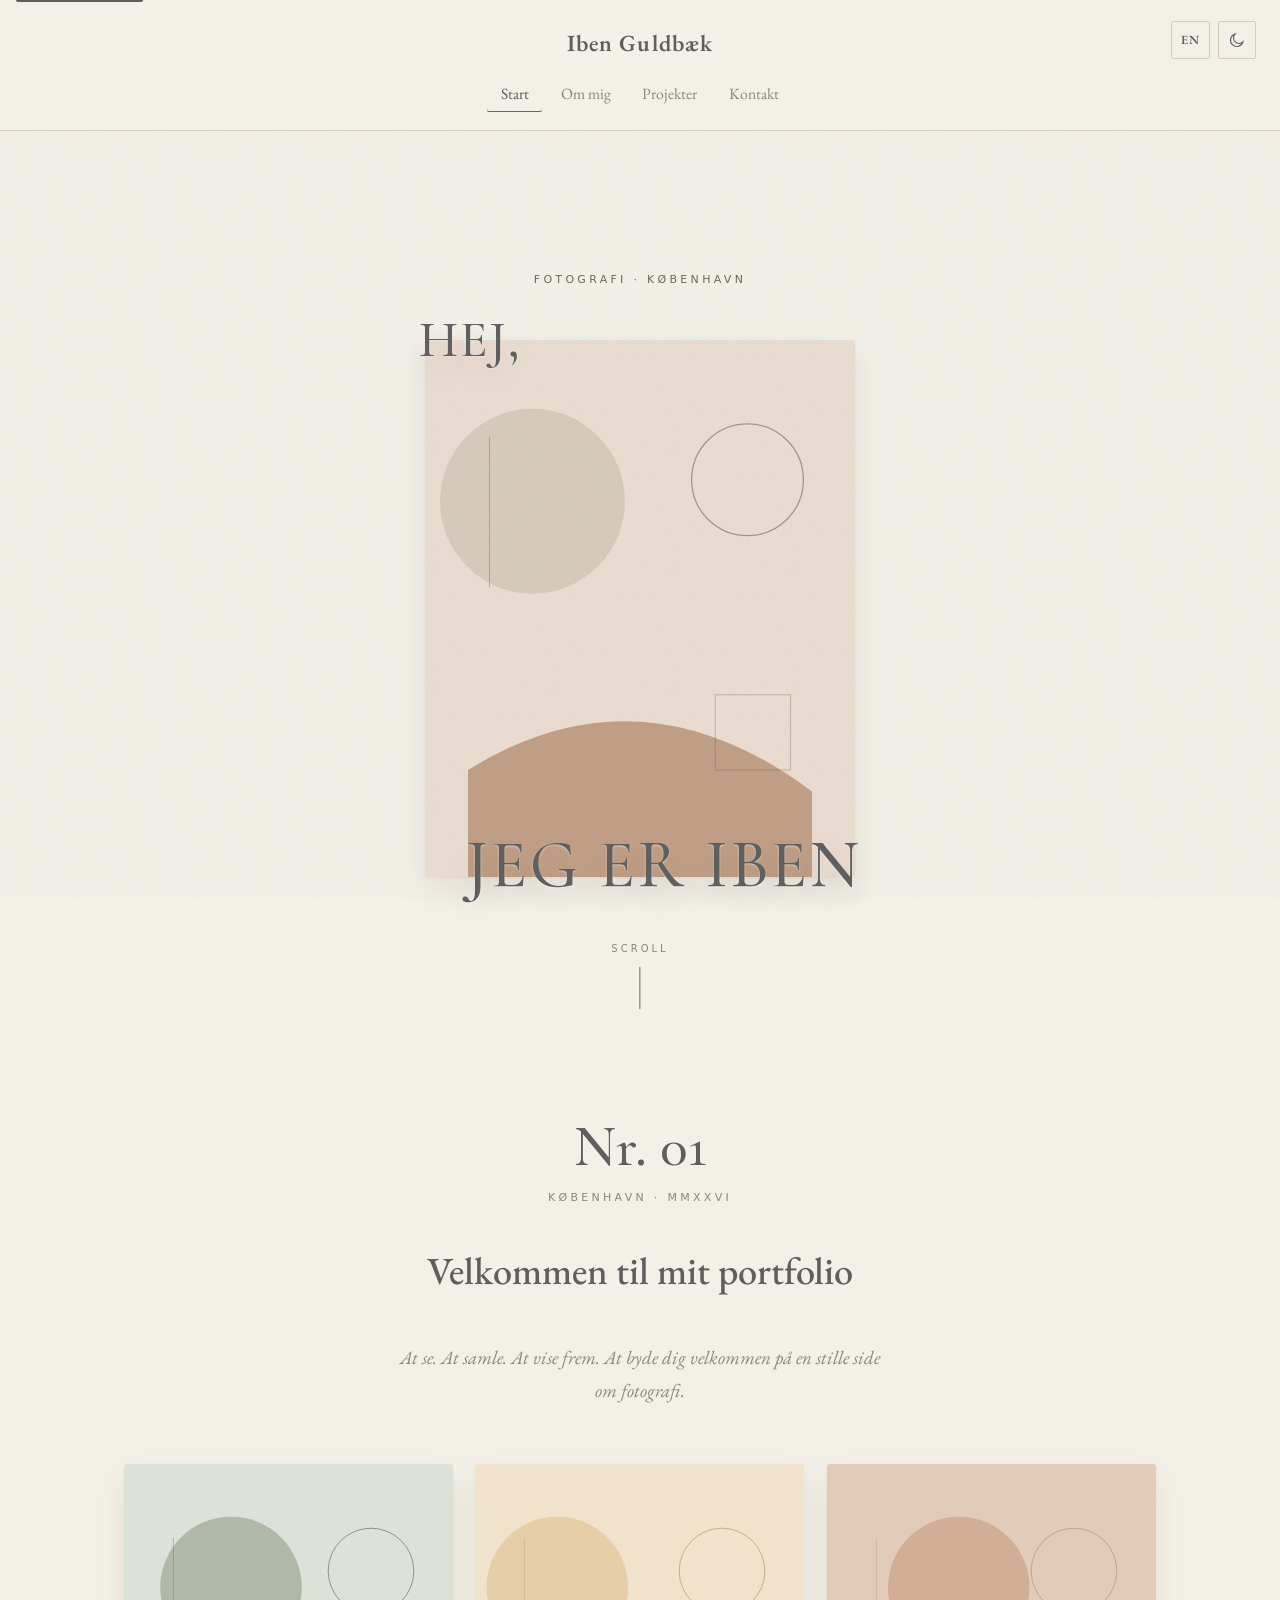
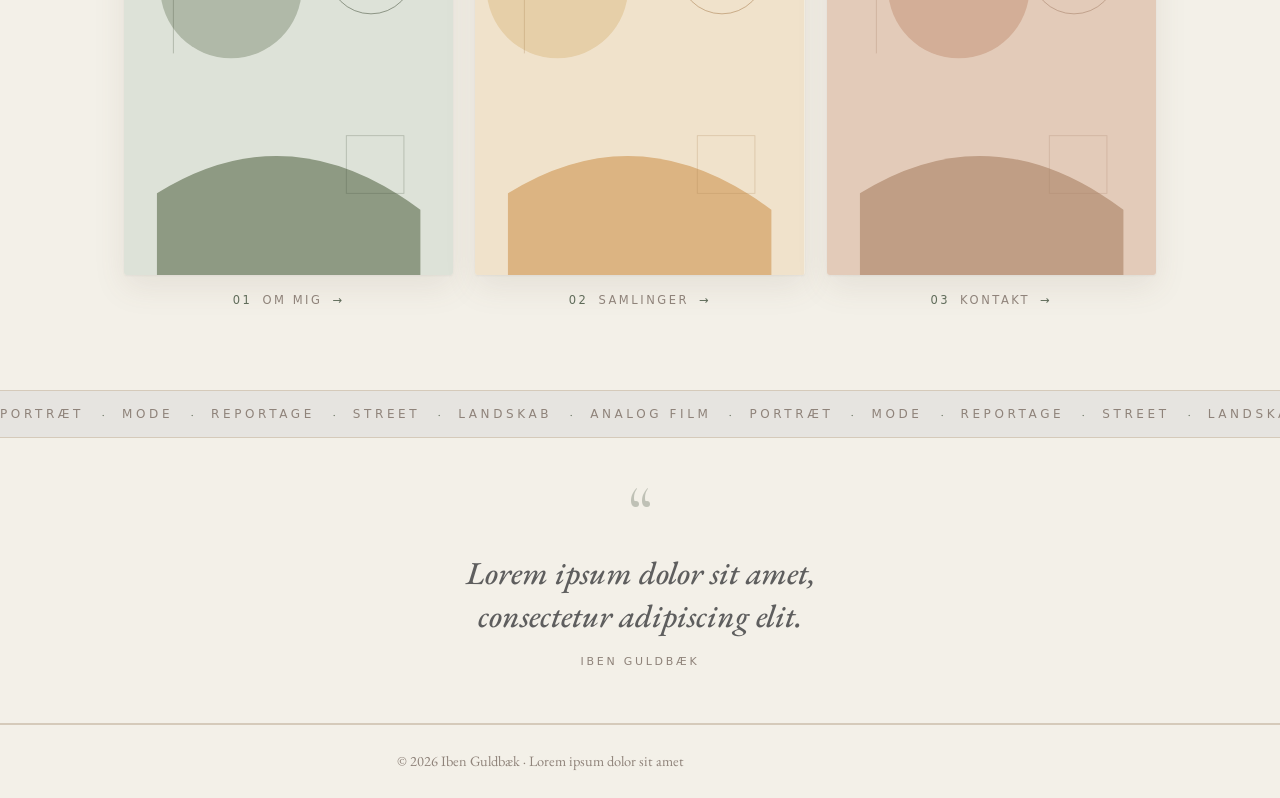
<file: index.html>
<!doctype html>
<html lang="da">
<head>
  <meta charset="utf-8">
  <meta name="viewport" content="width=device-width, initial-scale=1">
  <title>Iben Guldbæk · Fotografi</title>
  <meta name="description" content="Iben Guldbæk · fotografi · København">
  <link rel="icon" href="favicon.svg" type="image/svg+xml">
  <link rel="stylesheet" href="assets/css/style.css">
  <script>
    /* Pre-init: apply stored theme and language before first paint. */
    (function () {
      try {
        var t = localStorage.getItem("ibg-theme");
        if (t !== "light" && t !== "dark") { t = "auto"; }
        var dark = t === "dark" ||
          (t === "auto" && window.matchMedia("(prefers-color-scheme: dark)").matches);
        document.documentElement.setAttribute("data-theme", t);
        document.documentElement.setAttribute("data-dark", dark ? "true" : "false");
        var l = localStorage.getItem("ibg-lang");
        document.documentElement.lang = (l === "en") ? "en" : "da";
      } catch (e) {}
    })();
  </script>
</head>
<body>
  <a class="skip-link" href="#main" data-i18n="skip">Gå til indhold</a>
  <div id="announcer" class="sr-only" role="status" aria-live="polite"></div>

  <header class="site-header">
    <div class="wrap header-inner">
      <button id="menu-toggle" class="menu-btn" type="button" aria-expanded="false" aria-controls="site-nav-wrap">
        <span class="menu-icon" aria-hidden="true"></span>
        <span data-i18n="menu">Menu</span>
      </button>

      <div class="controls">
        <button id="lang-toggle" class="control-btn" type="button" aria-label="Skift sprog" data-i18n-aria="lang_aria">EN</button>
        <button id="theme-toggle" class="control-btn" type="button" aria-label="Skift mellem lyst og mørkt tema" data-i18n-aria="theme_aria">
          <span class="icon icon-moon" aria-hidden="true">
            <svg viewBox="0 0 24 24" width="18" height="18" fill="none" stroke="currentColor" stroke-width="1.5" stroke-linecap="round" aria-hidden="true"><path d="M20 14.5A8.5 8.5 0 1 1 9.5 4a7 7 0 0 0 10.5 10.5Z"/></svg>
          </span>
          <span class="icon icon-sun" aria-hidden="true" hidden>
            <svg viewBox="0 0 24 24" width="18" height="18" fill="none" stroke="currentColor" stroke-width="1.5" stroke-linecap="round" aria-hidden="true"><circle cx="12" cy="12" r="4.5"/><path d="M12 2.5v2.5M12 19v2.5M2.5 12H5M19 12h2.5M5 5l1.8 1.8M17.2 17.2 19 19M19 5l-1.8 1.8M6.8 17.2 5 19"/></svg>
          </span>
        </button>
      </div>

      <a class="brand" href="#/" data-route="/" aria-label="Iben Guldbæk · Fotografi — forside" data-i18n-aria="brand_sr">Iben Guldbæk</a>

      <div class="site-nav-wrap" id="site-nav-wrap">
        <nav class="site-nav" id="site-nav" aria-label="Hovednavigation" data-i18n-aria="nav_label">
          <a href="#/" data-route="/" data-i18n="nav_home">Start</a>
          <a href="#/about" data-route="/about" data-i18n="nav_about">Om mig</a>
          <a href="#/projects" data-route="/projects" data-i18n="nav_projects">Projekter</a>
          <a href="#/contact" data-route="/contact" data-i18n="nav_contact">Kontakt</a>
        </nav>
      </div>
    </div>
    <div class="header-progress" id="header-progress" aria-hidden="true"></div>
  </header>

  <main id="main">
    <section id="view-home" class="view view-home" aria-labelledby="hero-title">
      <div class="pin-wrap" id="pin-wrap">
        <div class="startpage" aria-label="Startside">
          <div class="start-inner" id="start-inner">
            <p class="start-kicker" data-i18n="kicker">Fotografi · København</p>
            <div class="start-flow">
              <p class="greet greet-a" data-i18n="greet_a">Hej,</p>
              <div class="start-art" id="start-art"></div>
              <h1 class="greet greet-b" id="hero-title" data-i18n="greet_b">jeg er Iben</h1>
            </div>
            <div class="scroll-cue" aria-hidden="true"><span data-i18n="scroll">Scroll</span><span class="line"></span></div>
          </div>
        </div>
      </div>
      <div class="after">
        <section class="welcome" aria-label="Velkomst">
          <div class="wrap">
            <p class="welcome-no" data-i18n="welcome_no">Nr. 01</p>
            <p class="welcome-meta" data-i18n="welcome_meta">København · MMXXVI</p>
            <h2 class="welcome-title" data-i18n="welcome_title">Velkommen til mit portfolio</h2>
            <p class="welcome-text" data-i18n="welcome_text">At se. At samle. At vise frem. At byde dig velkommen på en stille side om fotografi.</p>
            <div class="welcome-grid reveal" id="welcome-grid"></div>
          </div>
        </section>
        <div class="marquee" aria-hidden="true"><div class="marquee-track" id="marquee-track"></div></div>
        <div class="quote-band">
          <div class="wrap">
            <span class="qmark" aria-hidden="true">&ldquo;</span>
            <blockquote data-i18n="quote">Lorem ipsum dolor sit amet, consectetur adipiscing elit.</blockquote>
            <cite data-i18n="quote_cite">Iben Guldbæk</cite>
          </div>
        </div>
      </div>
    </section>

    <section id="view-about" class="view" hidden>
      <div class="wrap narrow">
        <p class="kicker" data-i18n="about_kicker">Om mig</p>
        <h1 data-i18n="about_title">Om Iben Guldbæk</h1>
        <p class="lead" data-i18n="about_lead">Lorem ipsum dolor sit amet.</p>
        <div class="about-grid">
          <div id="about-portrait"></div>
          <div class="about-copy">
            <p data-i18n="about_p1">Lorem ipsum dolor sit amet.</p>
            <p data-i18n="about_p2">Lorem ipsum dolor sit amet.</p>
            <p data-i18n="about_p3">Lorem ipsum dolor sit amet.</p>
          </div>
        </div>
      </div>
    </section>

    <section id="view-projects" class="view" hidden>
      <div class="wrap">
        <p class="kicker" data-i18n="projects_kicker">Projekter</p>
        <h1 data-i18n="projects_title">Samlinger</h1>
        <p class="lead" data-i18n="projects_lead">Lorem ipsum dolor sit amet.</p>
        <div id="projects-grid" class="projects-grid"></div>
      </div>
    </section>

    <section id="view-collection" class="view" hidden>
      <div class="wrap" id="collection-body"></div>
    </section>

    <section id="view-contact" class="view" hidden>
      <div class="wrap narrow">
        <p class="kicker" data-i18n="contact_kicker">Kontakt</p>
        <h1 data-i18n="contact_title">Kontakt</h1>
        <p class="lead" data-i18n="contact_lead">Lorem ipsum dolor sit amet.</p>
        <dl class="contact-list">
          <div>
            <dt data-i18n="contact_name">Navn</dt>
            <dd>Iben Guldbæk</dd>
          </div>
          <div>
            <dt data-i18n="contact_email">E-mail</dt>
            <dd><a href="mailto:iben.p.g@gmail.com">iben.p.g@gmail.com</a></dd>
          </div>
          <div>
            <dt data-i18n="contact_area">Område</dt>
            <dd data-i18n="contact_area_value">København og omegn</dd>
          </div>
          <div>
            <dt>LinkedIn</dt>
            <dd><a href="https://www.linkedin.com/in/ibenmbpguld" target="_blank" rel="noopener noreferrer" aria-label="Iben Guldbæk på LinkedIn — åbner i et nyt vindue" data-i18n-aria="linkedin_sr">LinkedIn</a></dd>
          </div>
        </dl>
      </div>
    </section>
  </main>

  <footer class="site-footer">
    <p class="wrap footer-inner">&copy; 2026 Iben Guldbæk · <span data-i18n="footer_note">Lorem ipsum dolor sit amet</span></p>
  </footer>

  <dialog id="lightbox" class="lightbox" aria-labelledby="lightbox-caption">
    <figure class="lightbox-figure">
      <div id="lightbox-art"></div>
      <figcaption>
        <p id="lightbox-caption"></p>
        <button id="lightbox-close" class="btn btn-ghost" type="button" data-i18n="lightbox_close">Luk</button>
      </figcaption>
    </figure>
  </dialog>

  <script src="assets/js/data.js" defer></script>
  <script src="assets/js/app.js" defer></script>
</body>
</html>
</file>
<file: assets/css/style.css>
/* Portfolio style · Iben Guldbæk
   Editorial Japandi: EB Garamond serif throughout (embedded, self-hosted),
   palette expanded to 30 colours from the user's "Japandi Colors" reference
   (12 originals + 18 derived family members), sticky simplified header that
   condenses on scroll, straight edges with thin borders, light theme plus a
   custom warm dark theme, responsive layout. */

/* ---------- embedded serif font (no external requests) ---------- */

@font-face {
  font-family: "EB Garamond";
  font-style: normal;
  font-weight: 400 800;
  font-display: swap;
  src: url("[data-uri]") format("woff2");
}

@font-face {
  font-family: "Cormorant";
  font-style: normal;
  font-weight: 300 700;
  font-display: swap;
  src: url("[data-uri]") format("woff2");
}

@font-face {
  font-family: "EB Garamond";
  font-style: italic;
  font-weight: 400 800;
  font-display: swap;
  src: url("[data-uri]") format("woff2");
}

/* ---------- design tokens: expanded 30-colour Japandi palette ---------- */
/* Originals: #F3F0E8 #E6E4E0 #B9B99D #E0CFC3 #D5CABA #DCB482 #C09E85
   #8F837A #858480 #B0B9A8 #606C5A #5E5E5E — the other 18 are tints,
   shades and bridging tones derived from them. */

:root {
  /* creams & ivories */
  --ivory: #f7f5f0;
  --bg: #f3f0e8;
  --parchment: #edeae1;
  --bg-soft: #e6e4e0;
  /* warm beiges */
  --blush: #eadcd0;
  --rose-beige: #e0cfc3;
  --taupe: #d5caba;
  --taupe-deep: #c6b6a6;
  /* sands & ochres */
  --sand-light: #f0e2cb;
  --sand-pale: #e6cfa8;
  --sand: #dcb482;
  --ochre: #c89b66;
  --ochre-deep: #a87e4f;
  /* clays & browns */
  --clay-tint: #e3cbb9;
  --clay-light: #d3ae97;
  --clay: #c09e85;
  --terracotta: #a57f67;
  --coffee: #6f5847;
  /* stones & greys */
  --stone: #a9a6a0;
  --grey: #858480;
  --ink-soft: #8f837a;
  --ink: #5e5e5e;
  --charcoal: #3f3e3a;
  /* greens */
  --sage-pale: #dde2d8;
  --sage: #b0b9a8;
  --sage-gray: #b9b99d;
  --sagegray-pale: #e4e5da;
  --sage-mid: #8e9a83;
  --green: #606c5a;
  --pine: #48533f;
  --evergreen: #333b2e;
  /* structural */
  --card: #eceae2;
  --line: var(--taupe);
  --frame: var(--ink-soft);
  --accent: var(--green);
  --radius: 2px;
  --wrap: 1080px;
  --font: "EB Garamond", Georgia, "Times New Roman", serif;
  --display: "Cormorant", Georgia, "Times New Roman", serif;
  --sans: system-ui, -apple-system, "Segoe UI", sans-serif;
  --shadow-1: 0 1px 2px rgba(63, 62, 58, 0.05), 0 12px 32px rgba(111, 88, 71, 0.10);
  color-scheme: light;
}

html[data-dark="true"] {
  --bg: #26251f;          /* custom warm charcoal derived from the palette */
  --bg-soft: #302f28;
  --card: #2c2b25;
  --ink: #f3f0e8;
  --ink-soft: #b9b99d;
  --line: #45443c;
  --frame: #8f837a;
  --accent: #b0b9a8;
  --shadow-1: 0 1px 2px rgba(0, 0, 0, 0.20), 0 12px 32px rgba(0, 0, 0, 0.30);
  color-scheme: dark;
}

/* ---------- base ---------- */

*, *::before, *::after { box-sizing: border-box; }

html { scroll-behavior: smooth; }

body {
  margin: 0;
  font-family: var(--font);
  font-size: 1.12rem;
  line-height: 1.7;
  color: var(--ink);
  background: var(--bg);
  overflow-x: clip;
  -webkit-font-smoothing: antialiased;
}

/* Subtle paper grain over everything (non-interactive). */
body::before {
  content: "";
  position: fixed;
  inset: 0;
  z-index: 3;
  pointer-events: none;
  opacity: 0.04;
  background-image: url("data:image/svg+xml,%3Csvg xmlns='http://www.w3.org/2000/svg' width='120' height='120'%3E%3Cfilter id='n'%3E%3CfeTurbulence type='fractalNoise' baseFrequency='0.9' numOctaves='2'/%3E%3C/filter%3E%3Crect width='120' height='120' filter='url(%23n)'/%3E%3C/svg%3E");
}

[hidden] { display: none !important; }

img, svg { display: block; max-width: 100%; }

a { color: inherit; }

.wrap {
  max-width: var(--wrap);
  margin-inline: auto;
  padding-inline: 1.5rem;
}

.wrap.narrow { max-width: 720px; }

h1 {
  font-family: var(--display);
  font-weight: 500;
  letter-spacing: 0.005em;
  line-height: 1.12;
  margin: 0.4rem 0 1.1rem;
  font-size: clamp(2.1rem, 4vw, 2.9rem);
}

.lead {
  color: var(--ink-soft);
  max-width: 56ch;
  margin-top: 0;
  font-size: 1.15rem;
}

.kicker {
  text-transform: uppercase;
  letter-spacing: 0.3em;
  font-size: 0.72rem;
  color: var(--ink-soft);
  margin: 0;
  font-weight: 500;
}

.sr-only {
  position: absolute;
  width: 1px;
  height: 1px;
  padding: 0;
  margin: -1px;
  overflow: hidden;
  clip: rect(0 0 0 0);
  white-space: nowrap;
  border: 0;
}

.skip-link {
  position: absolute;
  left: 1rem;
  top: -3rem;
  z-index: 100;
  padding: 0.6rem 1rem;
  background: var(--ink);
  color: var(--bg);
  border-radius: var(--radius);
  text-decoration: none;
  transition: top 0.2s ease;
}

.skip-link:focus { top: 0; }

:focus-visible {
  outline: 2px solid var(--green);
  outline-offset: 2px;
}

html[data-dark="true"] :focus-visible { outline-color: var(--sage); }

.view { padding-block: 3rem 4.5rem; min-height: 55vh; }
.view:focus { outline: none; }

/* ---------- header and navigation: sticky, condenses on scroll ---------- */

.site-header {
  position: sticky;
  top: 0;
  z-index: 20;
  background: var(--bg);
  border-bottom: 1px solid var(--line);
  padding-block: 1.5rem 1.1rem;
  transition: padding 0.25s ease;
}

.site-header.scrolled { padding-block: 0.7rem 0.55rem; }

.header-inner { text-align: center; }

.brand {
  display: inline-block;
  text-decoration: none;
  font-size: 1.45rem;
  font-weight: 600;
  letter-spacing: 0.05em;
  color: var(--ink);
  transition: font-size 0.25s ease;
}

.site-header.scrolled .brand { font-size: 1.12rem; }

.site-nav-wrap { position: relative; }

.site-nav {
  display: flex;
  justify-content: center;
  gap: 0.3rem;
  margin-top: 0.8rem;
  transition: margin 0.25s ease;
}

.site-header.scrolled .site-nav { margin-top: 0.35rem; }

.site-nav a {
  text-decoration: none;
  color: var(--ink-soft);
  padding: 0.3rem 0.85rem;
  font-size: 0.98rem;
  border-radius: var(--radius);
  transition: color 0.2s ease;
}

.site-header.scrolled .site-nav a { font-size: 0.92rem; padding-block: 0.2rem; }

.site-nav a:hover { color: var(--ink); }

.site-nav a[aria-current="page"] {
  color: var(--ink);
  box-shadow: inset 0 -1px 0 var(--accent);
}

.controls {
  position: absolute;
  top: 1.3rem;
  right: 1.5rem;
  display: flex;
  gap: 0.5rem;
  transition: top 0.25s ease;
}

.site-header.scrolled .controls { top: 0.55rem; }

.control-btn {
  display: inline-flex;
  align-items: center;
  justify-content: center;
  min-width: 2.4rem;
  height: 2.4rem;
  padding: 0 0.55rem;
  border-radius: var(--radius);
  border: 1px solid var(--line);
  background: transparent;
  color: var(--ink);
  font: inherit;
  font-size: 0.78rem;
  font-weight: 600;
  letter-spacing: 0.08em;
  cursor: pointer;
  transition: border-color 0.2s ease, transform 0.2s ease;
}

.site-header.scrolled .control-btn { height: 2rem; min-width: 2rem; }

.header-progress {
  position: absolute;
  left: 0;
  bottom: -1px;
  height: 2px;
  width: 0;
  background: var(--accent);
}

.control-btn:hover { border-color: var(--frame); }
.control-btn:active { transform: scale(0.96); }

.menu-btn {
  display: none;
  align-items: center;
  gap: 0.5rem;
  border: 1px solid var(--line);
  background: transparent;
  color: var(--ink);
  font: inherit;
  font-size: 0.95rem;
  padding: 0.45rem 0.9rem;
  border-radius: var(--radius);
  cursor: pointer;
}

.menu-icon, .menu-icon::before, .menu-icon::after {
  width: 15px; height: 1.5px; background: currentColor; border-radius: 1px;
  content: ""; display: block;
}

.menu-icon { position: relative; }
.menu-icon::before { position: absolute; top: -5px; }
.menu-icon::after { position: absolute; top: 5px; }

/* ---------- startpage: pinned, greeting straddles the image corners ---------- */

.view-home { padding-block: 0; min-height: 0; }

.pin-wrap { height: 150vh; }

.startpage { position: sticky; top: 0; height: 100vh; z-index: 0; }

.start-inner {
  height: 100vh; display: flex; flex-direction: column;
  align-items: center; justify-content: center; text-align: center;
  padding: 70px 24px 64px; position: relative;
  will-change: opacity, transform;
}

.start-kicker {
  font-family: var(--sans);
  font-size: 11px;
  letter-spacing: 0.3em;
  text-transform: uppercase;
  color: var(--accent);
  margin: 0 0 clamp(18px, 3vh, 32px);
}

.start-flow { width: min(430px, 78vw); margin-inline: auto; }

.greet {
  position: relative; z-index: 2; font-family: var(--display); font-weight: 500;
  letter-spacing: 0.04em; text-transform: uppercase; line-height: 0.95;
  color: var(--ink); white-space: nowrap; pointer-events: none; margin: 0;
  text-shadow: 0 1px 2px rgba(247, 245, 240, 0.55), 0 14px 34px rgba(63, 62, 58, 0.12);
}

.greet-a {
  text-align: left;
  font-size: clamp(1.7rem, 4.6vw, 3.2rem);
  margin-bottom: -0.5em;
  margin-left: -0.12em;
}

.greet-b {
  text-align: right;
  font-size: clamp(1.9rem, 6.5vw, 4.2rem);
  margin-top: -0.65em;
  margin-right: -0.1em;
}

html[data-dark="true"] .greet {
  text-shadow: 0 1px 2px rgba(35, 34, 29, 0.55), 0 14px 34px rgba(0, 0, 0, 0.35);
}

.start-art {
  width: 100%;
  border-radius: 3px;
  overflow: hidden;
  box-shadow: var(--shadow-1);
}

.start-art svg {
  display: block;
  width: 100%;
  height: auto;
  animation: drift 18s ease-in-out infinite alternate;
  transform-origin: center;
}

.scroll-cue {
  position: absolute; bottom: 22px; left: 50%; transform: translateX(-50%);
  font-family: var(--sans); font-size: 10px; letter-spacing: 0.3em; text-transform: uppercase;
  color: var(--ink-soft); display: flex; flex-direction: column; align-items: center; gap: 10px;
}

.scroll-cue .line {
  width: 1px; height: 42px; background: var(--accent);
  animation: cue 2.2s ease-in-out infinite; transform-origin: top;
}

@keyframes cue { 0% { transform: scaleY(0); } 55% { transform: scaleY(1); } 100% { transform: scaleY(1); opacity: 0; } }
@keyframes drift { to { transform: scale(1.05); } }

/* content that slides up over the pinned startpage */

.after { position: relative; z-index: 2; background: var(--bg); margin-top: -50vh; }

/* ---------- welcome section: greeting about the site, photos as links ---------- */

.welcome { padding-block: 88px 76px; text-align: center; }

.welcome-no {
  font-family: var(--display); font-size: clamp(2.4rem, 5vw, 3.6rem);
  font-weight: 500; line-height: 1; margin: 0 0 12px;
}

.welcome-meta {
  font-family: var(--sans); font-size: 11px; letter-spacing: 0.3em;
  text-transform: uppercase; color: var(--ink-soft); margin: 0 0 40px;
}

.welcome-title {
  font-size: clamp(1.7rem, 3.4vw, 2.4rem); font-weight: 500;
  line-height: 1.2; margin: 0 0 48px;
}

.welcome-text {
  font-style: italic; font-size: 1.18rem; line-height: 1.75;
  color: var(--ink-soft); max-width: 56ch; margin: 0 auto 56px;
}

.welcome-grid { display: grid; grid-template-columns: repeat(3, 1fr); gap: 22px; margin: 0; }

.plink { text-decoration: none; color: inherit; display: block; transition: transform 0.3s ease; }
.plink:hover, .plink:focus-visible { transform: translateY(-6px); }
.plink:focus-visible { outline: 2px solid var(--accent); outline-offset: 4px; }

.plink-art { display: block; aspect-ratio: 4 / 5; border-radius: 3px; overflow: hidden; box-shadow: var(--shadow-1); }
.plink-art svg { display: block; width: 100%; height: 100%; transition: transform 0.5s ease; }
.plink:hover .plink-art svg { transform: scale(1.045); }

.plink-label {
  display: inline-flex; align-items: center; gap: 10px; margin-top: 16px;
  font-family: var(--sans); font-size: 11.5px; letter-spacing: 0.22em;
  text-transform: uppercase; color: var(--ink-soft);
}
.plink-num { color: var(--accent); }
.plink-arrow { color: var(--accent); transition: transform 0.3s ease; }
.plink:hover .plink-arrow { transform: translateX(4px); }

.marquee { border-block: 1px solid var(--line); overflow: hidden; background: var(--bg-soft); }

.marquee-track {
  display: inline-flex;
  white-space: nowrap;
  animation: marq 38s linear infinite;
  will-change: transform;
}

@keyframes marq { to { transform: translateX(-50%); } }

.mq-item {
  font-family: var(--sans); font-size: 12px; letter-spacing: 0.3em;
  text-transform: uppercase; color: var(--ink-soft); padding: 13px 0;
}

.mq-sep { padding: 13px 18px; color: var(--accent); font-size: 12px; }

.quote-band { border-bottom: 1px solid var(--line); padding-block: 52px; text-align: center; }

.quote-band .qmark {
  font-family: var(--display); font-size: 4.6rem; line-height: 0.6;
  color: var(--accent); opacity: 0.35; display: block; margin-bottom: 18px;
}

.quote-band blockquote {
  font-size: clamp(1.4rem, 3vw, 2rem); font-style: italic; font-weight: 500;
  max-width: 30ch; margin: 0 auto; line-height: 1.35;
}

.quote-band cite {
  display: block; margin-top: 14px; font-style: normal; font-family: var(--sans);
  font-size: 11px; letter-spacing: 0.25em; text-transform: uppercase; color: var(--ink-soft);
}

.btn {
  display: inline-block;
  padding: 0.7rem 1.7rem;
  border-radius: var(--radius);
  border: 1px solid transparent;
  text-decoration: none;
  font: inherit;
  font-size: 1rem;
  cursor: pointer;
  transition: transform 0.2s ease, background 0.2s ease, border-color 0.2s ease;
}

.btn:hover { transform: translateY(-2px); }
.btn:active { transform: translateY(0); }

.btn-primary { background: var(--green); color: #f3f0e8; }
.btn-primary:hover { background: #525d4e; }

.btn-ghost { border-color: var(--frame); color: var(--ink); background: transparent; }
.btn-ghost:hover { border-color: var(--ink-soft); }

/* ---------- about ---------- */

.about-grid {
  display: grid;
  grid-template-columns: 300px 1fr;
  gap: 3rem;
  align-items: start;
  margin-top: 2.2rem;
}

.about-portrait { margin: 0; }

.portrait-frame {
  aspect-ratio: 4 / 5;
  border: 1px solid var(--frame);
  outline: 1px solid var(--line);
  outline-offset: 10px;
  overflow: hidden;
  background: var(--sage-pale);
}

.portrait-frame .ph { width: 100%; height: 100%; }

.about-copy p { max-width: 56ch; }
.about-copy p + p { margin-top: 1.1rem; }

.icon { display: inline-flex; }

/* ---------- projects ---------- */

.projects-grid {
  display: grid;
  grid-template-columns: repeat(auto-fill, minmax(250px, 1fr));
  gap: 2.2rem;
  margin-top: 2.6rem;
}

.project-card {
  border-radius: var(--radius);
  transition: transform 0.25s ease;
}

.project-card:hover { transform: translateY(-4px); }

.project-link {
  display: block;
  width: 100%;
  padding: 0;
  border: 0;
  background: none;
  font: inherit;
  color: inherit;
  text-align: left;
  cursor: pointer;
}

.card-art {
  aspect-ratio: 4 / 3;
  overflow: hidden;
  border: 1px solid var(--frame);
  transition: border-color 0.25s ease;
}

.project-card:hover .card-art { border-color: var(--accent); }

.card-art .ph { width: 100%; height: 100%; }

.card-body { display: block; padding: 1rem 0.2rem 0; }

.card-num {
  display: block;
  font-size: 0.72rem;
  letter-spacing: 0.3em;
  text-transform: uppercase;
  color: var(--accent);
  margin-bottom: 0.35rem;
}

.card-title { display: block; font-size: 1.35rem; font-weight: 600; }
.card-count { display: block; color: var(--ink-soft); font-size: 0.98rem; margin-top: 0.2rem; }

/* ---------- collection ---------- */

.back-link {
  display: inline-block;
  text-decoration: none;
  color: var(--ink-soft);
  font-size: 0.98rem;
  margin-bottom: 1.2rem;
}

.back-link:hover { color: var(--ink); }
.back-link::before { content: "‹ "; }

.collection-grid {
  display: grid;
  grid-template-columns: repeat(auto-fill, minmax(210px, 1fr));
  gap: 1rem;
  margin-top: 2.4rem;
}

.slot {
  aspect-ratio: 4 / 3;
  padding: 0;
  border: 1px solid var(--frame);
  border-radius: var(--radius);
  overflow: hidden;
  cursor: pointer;
  transition: transform 0.2s ease, border-color 0.2s ease;
}

.slot:hover { transform: translateY(-3px); border-color: var(--accent); }
.slot .ph { width: 100%; height: 100%; }

@media (min-width: 640px) {
  .collection-grid { grid-auto-flow: dense; }
  .slot:nth-child(7n+1) { grid-column: span 2; }
}

/* ---------- contact ---------- */

.contact-list { margin: 2.2rem 0 0; }

.contact-list > div {
  display: grid;
  grid-template-columns: 150px 1fr;
  gap: 1rem;
  padding-block: 1rem;
  border-bottom: 1px solid var(--line);
}

.contact-list > div:first-child { border-top: 1px solid var(--line); }

.contact-list dt {
  text-transform: uppercase;
  letter-spacing: 0.22em;
  font-size: 0.72rem;
  color: var(--ink-soft);
  padding-top: 0.35rem;
}

.contact-list dd { margin: 0; font-size: 1.1rem; }

.contact-list a { color: var(--accent); text-decoration-thickness: 1px; }
.contact-list a:hover { color: var(--ink); }

/* ---------- footer ---------- */

.site-footer {
  border-top: 1px solid var(--line);
  padding-block: 1.5rem;
  text-align: center;
  color: var(--ink-soft);
  font-size: 0.9rem;
}

.footer-inner { margin: 0; }

/* ---------- lightbox ---------- */

.lightbox {
  border: 1px solid var(--line);
  border-radius: var(--radius);
  padding: 1rem;
  max-width: min(760px, 92vw);
  background: var(--bg);
  color: var(--ink);
}

.lightbox::backdrop {
  background: rgba(38, 37, 31, 0.72);
  backdrop-filter: blur(2px);
}

.lightbox-figure { margin: 0; }

#lightbox-art { border: 1px solid var(--frame); border-radius: var(--radius); overflow: hidden; }

.lightbox figcaption {
  display: flex;
  align-items: center;
  justify-content: space-between;
  gap: 1rem;
  margin-top: 0.9rem;
}

#lightbox-caption { margin: 0; font-size: 0.98rem; color: var(--ink-soft); font-style: italic; }

/* ---------- placeholder art: tinted per collection (expanded palette) ---------- */

.ph { width: 100%; height: auto; background: var(--bg-soft); }
.ph-bg { fill: var(--bg-soft); }
.ph-fill { fill: var(--accent, var(--green)); fill-opacity: 0.85; }
.ph-ring, .ph-sq { fill: none; stroke: var(--accent, var(--green)); stroke-width: 1.5; }
.ph-frame { fill: none; stroke: var(--stone); stroke-width: 1; }
.ph-line { fill: none; stroke: var(--stone); stroke-width: 1.5; stroke-linecap: round; }

.accent-0 .ph-bg { fill: var(--sage-pale); }
.accent-1 .ph-bg { fill: var(--sand-pale); }
.accent-2 .ph-bg { fill: var(--clay-light); }
.accent-3 .ph-bg { fill: var(--sagegray-pale); }

html[data-dark="true"] .accent-0 .ph-bg { fill: #383e34; }
html[data-dark="true"] .accent-1 .ph-bg { fill: #433a26; }
html[data-dark="true"] .accent-2 .ph-bg { fill: #453529; }
html[data-dark="true"] .accent-3 .ph-bg { fill: #3a3a2f; }

html[data-dark="true"] .ph-frame,
html[data-dark="true"] .ph-line { stroke: #a9a6a0; }

/* ---------- collection accents (palette-derived) ---------- */

.accent-0 { --accent: var(--sage); }
.accent-1 { --accent: var(--sand); }
.accent-2 { --accent: var(--clay); }
.accent-3 { --accent: var(--sage-gray); }

html[data-dark="true"] .accent-0 { --accent: #b0b9a8; }
html[data-dark="true"] .accent-1 { --accent: #dcb482; }
html[data-dark="true"] .accent-2 { --accent: #c09e85; }
html[data-dark="true"] .accent-3 { --accent: #b9b99d; }

/* ---------- reveal animations ---------- */

.reveal {
  opacity: 0;
  transform: translateY(14px);
  transition: opacity 0.6s ease, transform 0.6s ease;
}

.reveal.revealed { opacity: 1; transform: none; }

/* ---------- responsive ---------- */

@media (max-width: 960px) {
  .about-grid { grid-template-columns: 260px 1fr; gap: 2.4rem; }
  .welcome-grid { gap: 16px; }
}

/* short viewports: keep the pinned startpage inside the visible height */
@media (max-height: 760px) {
  .start-inner { padding: 64px 24px 56px; }
  .start-flow { width: min(340px, 68vw, 42vh); }
}

@media (max-height: 560px) {
  .start-inner { padding: 48px 20px 44px; }
  .start-flow { width: min(280px, 60vw, 36vh); }
  .greet-a { font-size: clamp(1.3rem, 4vw, 2rem); }
  .greet-b { font-size: clamp(1.6rem, 5vw, 2.8rem); }
}

@media (max-width: 759px) {
  .menu-btn {
    display: inline-flex;
    position: absolute;
    top: 1.2rem;
    left: 1.5rem;
  }

  .site-header.scrolled .menu-btn { top: 0.55rem; }

  .controls { top: 1.2rem; right: 1.5rem; }

  .site-header.scrolled .controls { top: 0.55rem; }

  .site-nav-wrap { position: relative; }

  .site-nav {
    display: none;
    position: absolute;
    top: calc(100% + 12px);
    left: 50%;
    transform: translateX(-50%);
    z-index: 30;
    flex-direction: column;
    width: min(300px, 86vw);
    padding: 0.7rem;
    background: var(--bg);
    border: 1px solid var(--line);
    border-radius: var(--radius);
    box-shadow: 0 18px 40px rgba(38, 37, 31, 0.18);
    text-align: center;
    margin-top: 0.6rem;
  }

  .site-header.scrolled .site-nav { margin-top: 0.35rem; }

  .site-nav-wrap.nav-open .site-nav { display: flex; }

  .site-nav a { width: 100%; }

  .about-grid { grid-template-columns: 1fr; }
  .welcome-grid { grid-template-columns: 1fr; }
  .portrait-frame { max-width: 300px; }

}

@media (max-width: 420px) {
  .contact-list > div { grid-template-columns: 1fr; gap: 0.2rem; }
}

@media (prefers-reduced-motion: reduce) {
  html { scroll-behavior: auto; }
  .marquee-track, .start-art svg, .scroll-cue .line { animation: none; }
  .reveal { opacity: 1; transform: none; transition: none; }
  .btn:hover, .project-card:hover, .slot:hover, .control-btn:active { transform: none; }
  .site-header, .brand, .site-nav, .controls { transition: none; }
}
</file>
